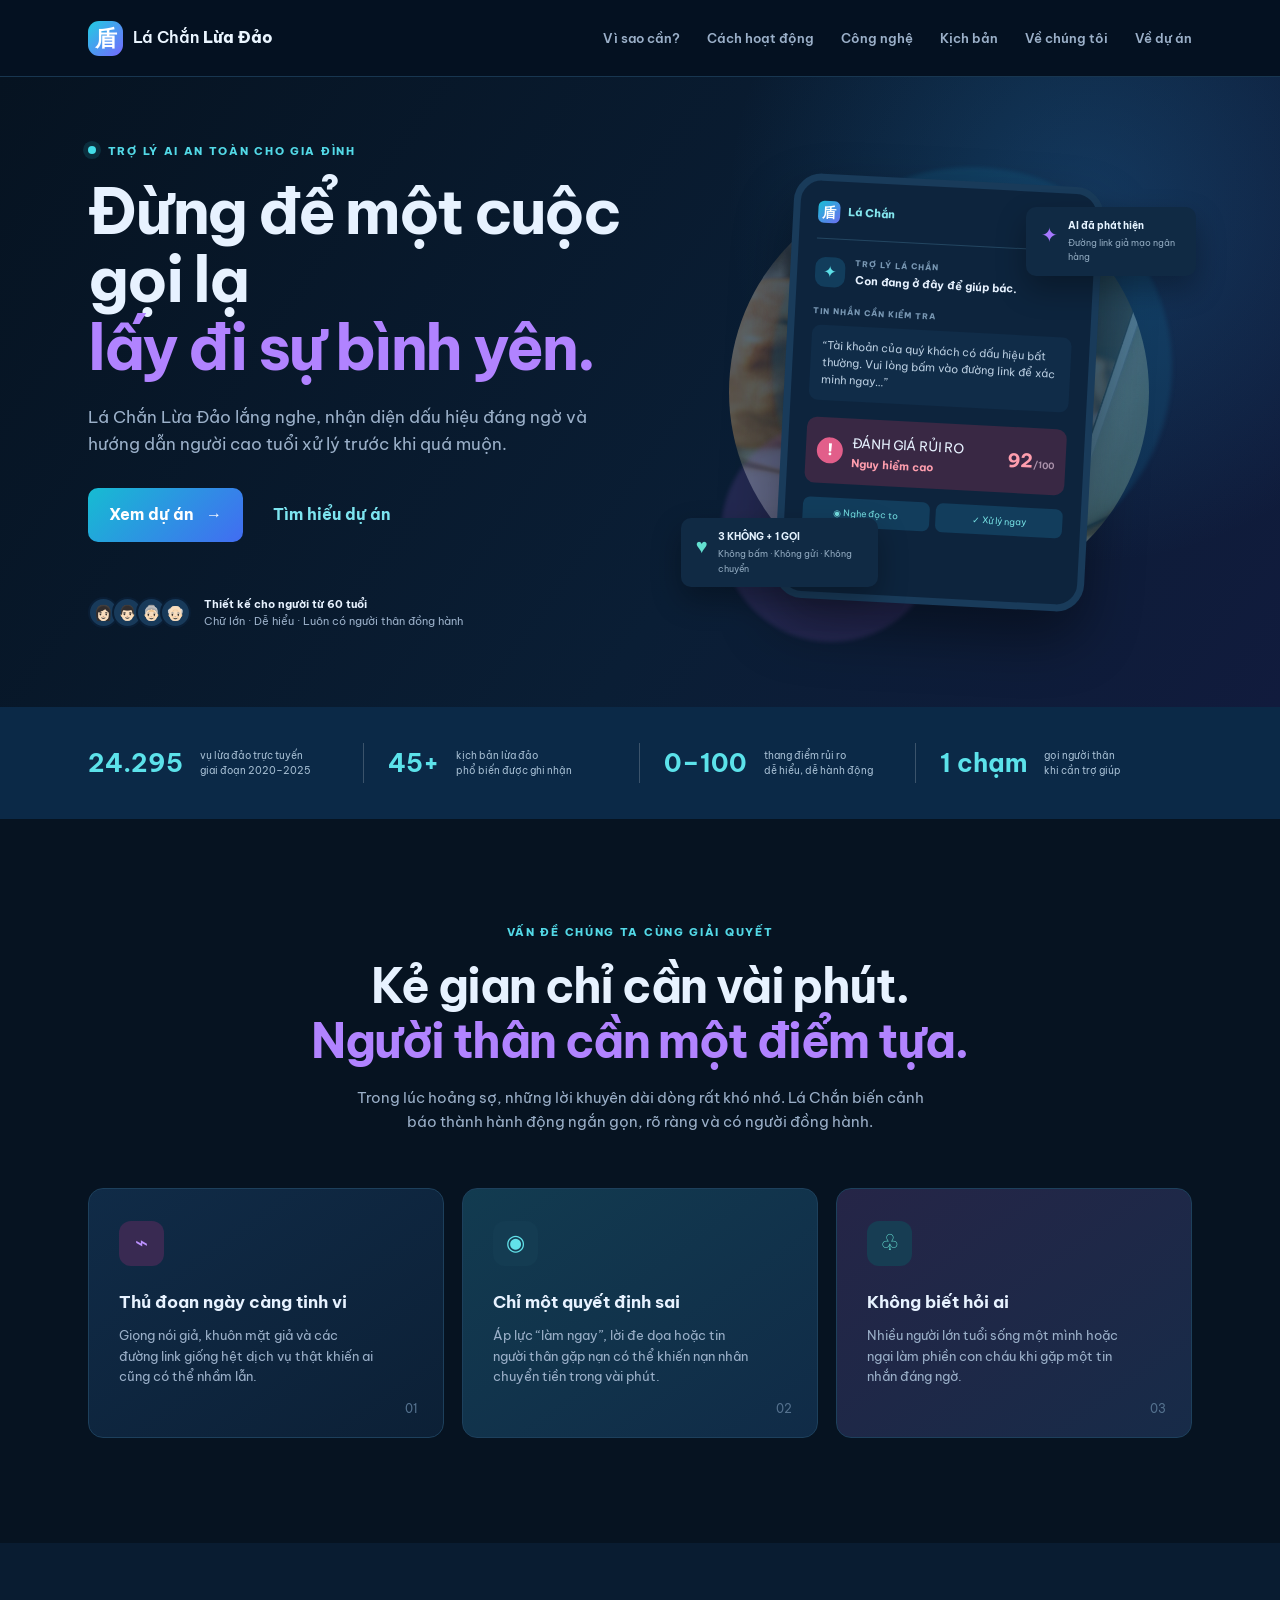
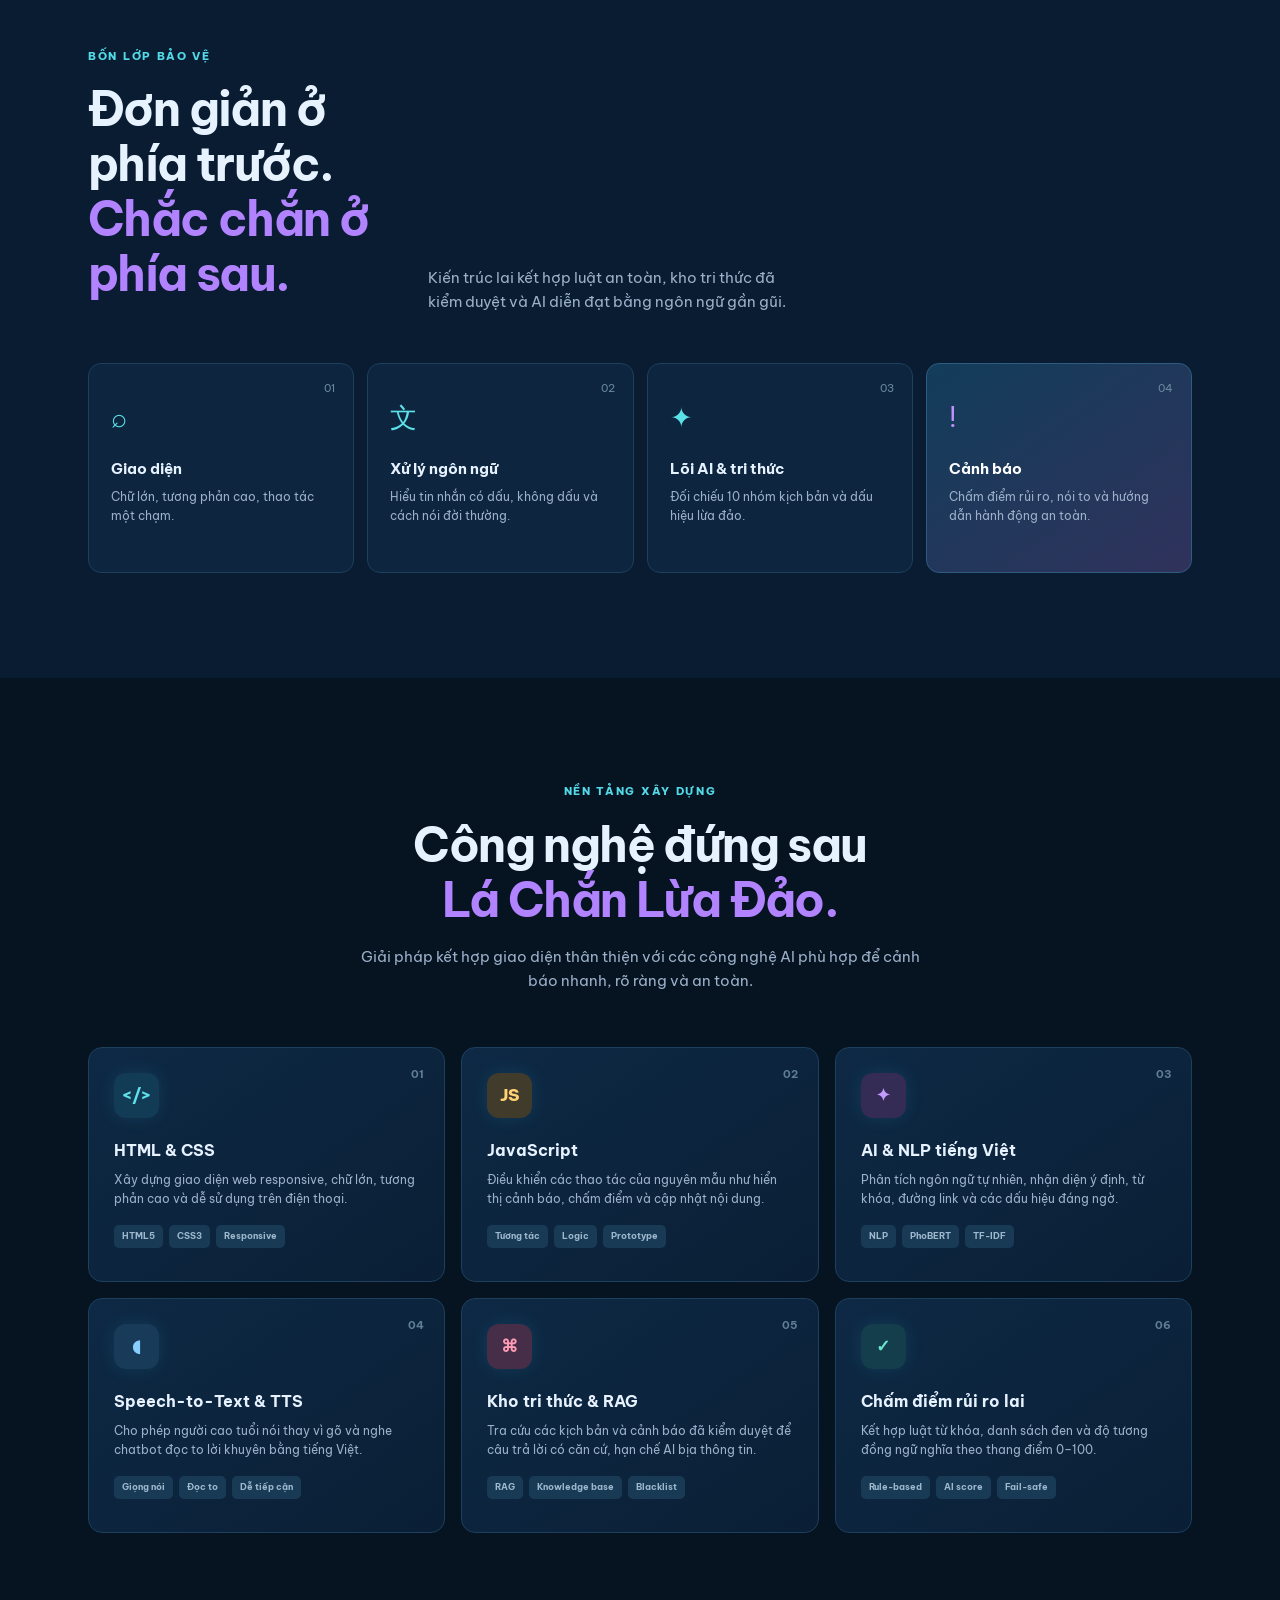
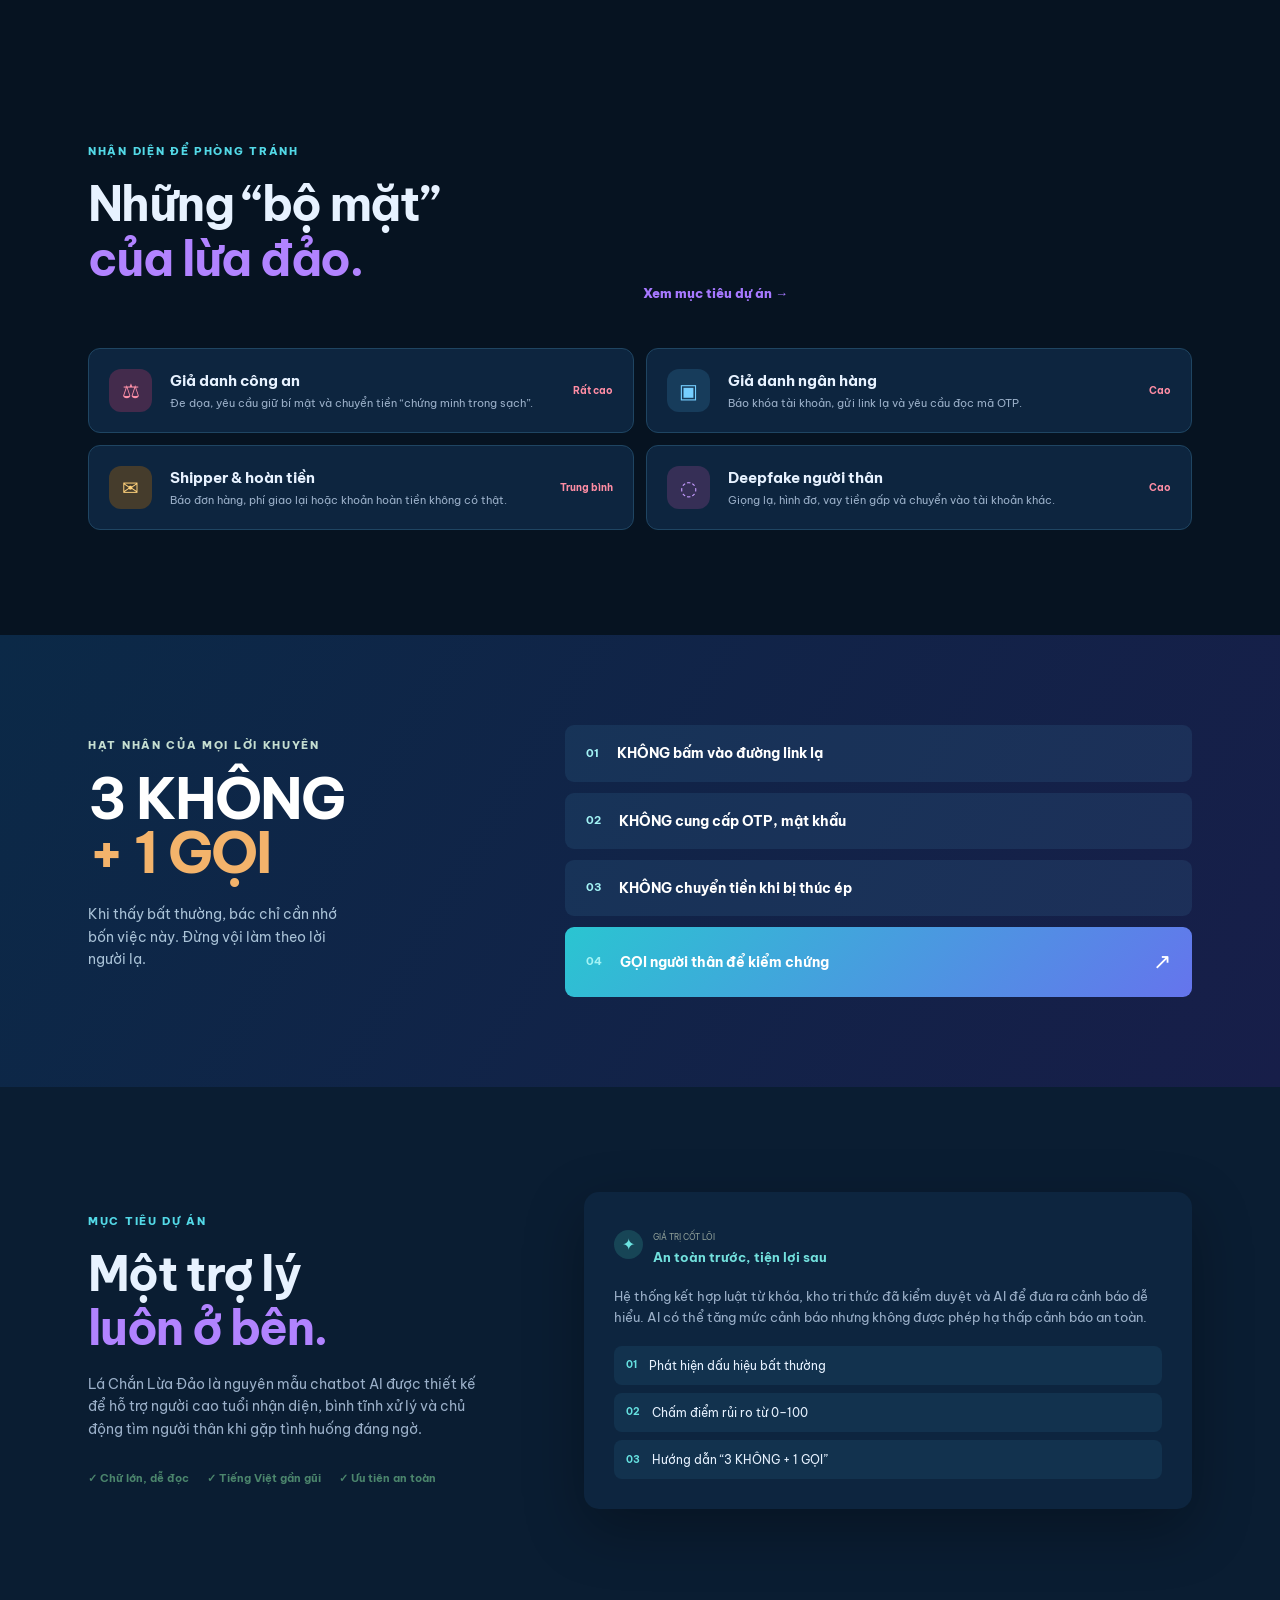
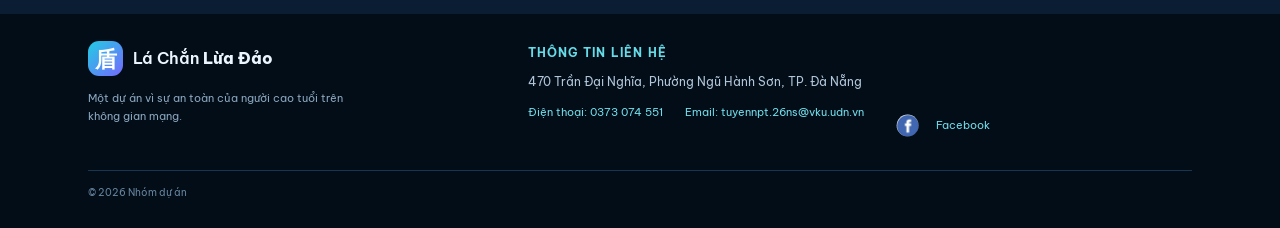
<file: index.html>
<!doctype html>
<html lang="vi">
<head>
  <meta charset="utf-8">
  <meta name="viewport" content="width=device-width, initial-scale=1">
  <meta name="description" content="Lá Chắn Lừa Đảo - Chatbot AI đồng hành bảo vệ người cao tuổi trước lừa đảo trực tuyến.">
  <title>Lá Chắn Lừa Đảo | Bảo vệ người cao tuổi</title>
  <link rel="preconnect" href="https://fonts.googleapis.com">
  <link rel="preconnect" href="https://fonts.gstatic.com" crossorigin>
  <link href="https://fonts.googleapis.com/css2?family=Be+Vietnam+Pro:wght@400;500;600;700;800&display=swap" rel="stylesheet">
  <link rel="stylesheet" href="styles.css">
</head>
<body>
  <header class="site-header">
    <div class="container nav-wrap">
      <a class="brand" href="#top" aria-label="Lá Chắn Lừa Đảo - Trang chủ">
        <span class="brand-mark">盾</span>
        <span>Lá Chắn <b>Lừa Đảo</b></span>
      </a>
      <nav class="main-nav" aria-label="Điều hướng chính">
        <a href="#why">Vì sao cần?</a>
        <a href="#how">Cách hoạt động</a>
        <a href="#technology">Công nghệ</a>
        <a href="#scenarios">Kịch bản</a>
        <a href="about.html">Về chúng tôi</a>
        <a href="#project">Về dự án</a>
      </nav>
    </div>
  </header>

  <main id="top">
    <section class="hero">
      <div class="container hero-grid">
        <div class="hero-copy">
          <div class="eyebrow"><span class="pulse-dot"></span> Trợ lý AI an toàn cho gia đình</div>
          <h1>Đừng để một cuộc gọi lạ<br><em>lấy đi sự bình yên.</em></h1>
          <p class="hero-lead">Lá Chắn Lừa Đảo lắng nghe, nhận diện dấu hiệu đáng ngờ và hướng dẫn người cao tuổi xử lý trước khi quá muộn.</p>
          <div class="hero-actions">
            <a class="button button-primary" href="#project">Xem dự án <span>→</span></a>
            <a class="button button-quiet" href="#how">Tìm hiểu dự án</a>
          </div>
          <div class="trust-row">
            <div class="trust-avatars" aria-hidden="true"><span>👩🏻</span><span>👨🏻</span><span>👵🏻</span><span>👴🏻</span></div>
            <p><strong>Thiết kế cho người từ 60 tuổi</strong><br>Chữ lớn · Dễ hiểu · Luôn có người thân đồng hành</p>
          </div>
        </div>
        <div class="hero-visual">
          <div class="orb orb-one"></div><div class="orb orb-two"></div>
          <div class="phone-card">
            <div class="phone-top"><span class="tiny-logo">盾</span><span>Lá Chắn</span><span class="phone-battery">●●●</span></div>
            <div class="assistant-bubble">
              <span class="bot-icon">✦</span>
              <div><small>TRỢ LÝ LÁ CHẮN</small><strong>Con đang ở đây để giúp bác.</strong></div>
            </div>
            <div class="message-label">TIN NHẮN CẦN KIỂM TRA</div>
            <div class="message-box">“Tài khoản của quý khách có dấu hiệu bất thường. Vui lòng bấm vào đường link để xác minh ngay…”</div>
            <div class="risk-result"><span class="risk-icon">!</span><div><small>ĐÁNH GIÁ RỦI RO</small><strong>Nguy hiểm cao</strong></div><b>92<span>/100</span></b></div>
            <div class="phone-actions"><button>◉ Nghe đọc to</button><button>✓ Xử lý ngay</button></div>
          </div>
          <div class="floating-note note-top"><span>✦</span><b>AI đã phát hiện</b><small>Đường link giả mạo ngân hàng</small></div>
          <div class="floating-note note-bottom"><span>♥</span><b>3 KHÔNG + 1 GỌI</b><small>Không bấm · Không gửi · Không chuyển</small></div>
        </div>
      </div>
    </section>

    <section class="stats-strip">
      <div class="container stats-grid">
        <div><strong>24.295</strong><span>vụ lừa đảo trực tuyến<br>giai đoạn 2020–2025</span></div>
        <div><strong>45+</strong><span>kịch bản lừa đảo<br>phổ biến được ghi nhận</span></div>
        <div><strong>0–100</strong><span>thang điểm rủi ro<br>dễ hiểu, dễ hành động</span></div>
        <div><strong>1 chạm</strong><span>gọi người thân<br>khi cần trợ giúp</span></div>
      </div>
    </section>

    <section class="section" id="why">
      <div class="container">
        <div class="section-heading centered">
          <span class="eyebrow">Vấn đề chúng ta cùng giải quyết</span>
          <h2>Kẻ gian chỉ cần vài phút.<br><em>Người thân cần một điểm tựa.</em></h2>
          <p>Trong lúc hoảng sợ, những lời khuyên dài dòng rất khó nhớ. Lá Chắn biến cảnh báo thành hành động ngắn gọn, rõ ràng và có người đồng hành.</p>
        </div>
        <div class="problem-grid">
          <article class="problem-card"><div class="card-icon coral">⌁</div><h3>Thủ đoạn ngày càng tinh vi</h3><p>Giọng nói giả, khuôn mặt giả và các đường link giống hệt dịch vụ thật khiến ai cũng có thể nhầm lẫn.</p><span class="card-number">01</span></article>
          <article class="problem-card featured"><div class="card-icon cream">◉</div><h3>Chỉ một quyết định sai</h3><p>Áp lực “làm ngay”, lời đe dọa hoặc tin người thân gặp nạn có thể khiến nạn nhân chuyển tiền trong vài phút.</p><span class="card-number">02</span></article>
          <article class="problem-card"><div class="card-icon mint">♧</div><h3>Không biết hỏi ai</h3><p>Nhiều người lớn tuổi sống một mình hoặc ngại làm phiền con cháu khi gặp một tin nhắn đáng ngờ.</p><span class="card-number">03</span></article>
        </div>
      </div>
    </section>

    <section class="section section-tint" id="how">
      <div class="container">
        <div class="section-heading split-heading"><div><span class="eyebrow">Bốn lớp bảo vệ</span><h2>Đơn giản ở phía trước.<br><em>Chắc chắn ở phía sau.</em></h2></div><p>Kiến trúc lai kết hợp luật an toàn, kho tri thức đã kiểm duyệt và AI diễn đạt bằng ngôn ngữ gần gũi.</p></div>
        <div class="layers">
          <div class="layer"><span>01</span><div class="layer-symbol">⌕</div><h3>Giao diện</h3><p>Chữ lớn, tương phản cao, thao tác một chạm.</p></div>
          <div class="layer"><span>02</span><div class="layer-symbol">文</div><h3>Xử lý ngôn ngữ</h3><p>Hiểu tin nhắn có dấu, không dấu và cách nói đời thường.</p></div>
          <div class="layer"><span>03</span><div class="layer-symbol">✦</div><h3>Lõi AI & tri thức</h3><p>Đối chiếu 10 nhóm kịch bản và dấu hiệu lừa đảo.</p></div>
          <div class="layer highlight"><span>04</span><div class="layer-symbol">!</div><h3>Cảnh báo</h3><p>Chấm điểm rủi ro, nói to và hướng dẫn hành động an toàn.</p></div>
        </div>
      </div>
    </section>

    <section class="section technology-section" id="technology">
      <div class="container">
        <div class="section-heading centered">
          <span class="eyebrow">Nền tảng xây dựng</span>
          <h2>Công nghệ đứng sau<br><em>Lá Chắn Lừa Đảo.</em></h2>
          <p>Giải pháp kết hợp giao diện thân thiện với các công nghệ AI phù hợp để cảnh báo nhanh, rõ ràng và an toàn.</p>
        </div>
        <div class="technology-grid">
          <article class="technology-card">
            <span class="technology-number">01</span>
            <div class="technology-icon html-icon">&lt;/&gt;</div>
            <h3>HTML & CSS</h3>
            <p>Xây dựng giao diện web responsive, chữ lớn, tương phản cao và dễ sử dụng trên điện thoại.</p>
            <div class="technology-tags"><span>HTML5</span><span>CSS3</span><span>Responsive</span></div>
          </article>
          <article class="technology-card">
            <span class="technology-number">02</span>
            <div class="technology-icon js-icon">JS</div>
            <h3>JavaScript</h3>
            <p>Điều khiển các thao tác của nguyên mẫu như hiển thị cảnh báo, chấm điểm và cập nhật nội dung.</p>
            <div class="technology-tags"><span>Tương tác</span><span>Logic</span><span>Prototype</span></div>
          </article>
          <article class="technology-card">
            <span class="technology-number">03</span>
            <div class="technology-icon ai-icon">✦</div>
            <h3>AI & NLP tiếng Việt</h3>
            <p>Phân tích ngôn ngữ tự nhiên, nhận diện ý định, từ khóa, đường link và các dấu hiệu đáng ngờ.</p>
            <div class="technology-tags"><span>NLP</span><span>PhoBERT</span><span>TF-IDF</span></div>
          </article>
          <article class="technology-card">
            <span class="technology-number">04</span>
            <div class="technology-icon voice-icon">◖</div>
            <h3>Speech-to-Text & TTS</h3>
            <p>Cho phép người cao tuổi nói thay vì gõ và nghe chatbot đọc to lời khuyên bằng tiếng Việt.</p>
            <div class="technology-tags"><span>Giọng nói</span><span>Đọc to</span><span>Dễ tiếp cận</span></div>
          </article>
          <article class="technology-card">
            <span class="technology-number">05</span>
            <div class="technology-icon data-icon">⌘</div>
            <h3>Kho tri thức & RAG</h3>
            <p>Tra cứu các kịch bản và cảnh báo đã kiểm duyệt để câu trả lời có căn cứ, hạn chế AI bịa thông tin.</p>
            <div class="technology-tags"><span>RAG</span><span>Knowledge base</span><span>Blacklist</span></div>
          </article>
          <article class="technology-card">
            <span class="technology-number">06</span>
            <div class="technology-icon safe-icon">✓</div>
            <h3>Chấm điểm rủi ro lai</h3>
            <p>Kết hợp luật từ khóa, danh sách đen và độ tương đồng ngữ nghĩa theo thang điểm 0–100.</p>
            <div class="technology-tags"><span>Rule-based</span><span>AI score</span><span>Fail-safe</span></div>
          </article>
        </div>
      </div>
    </section>

    <section class="section" id="scenarios">
      <div class="container">
        <div class="section-heading split-heading"><div><span class="eyebrow">Nhận diện để phòng tránh</span><h2>Những “bộ mặt”<br><em>của lừa đảo.</em></h2></div><a class="text-link" href="#project">Xem mục tiêu dự án →</a></div>
        <div class="scenario-grid">
          <article><span class="scenario-icon red">⚖</span><div><h3>Giả danh công an</h3><p>Đe dọa, yêu cầu giữ bí mật và chuyển tiền “chứng minh trong sạch”.</p></div><b>Rất cao</b></article>
          <article><span class="scenario-icon blue">▣</span><div><h3>Giả danh ngân hàng</h3><p>Báo khóa tài khoản, gửi link lạ và yêu cầu đọc mã OTP.</p></div><b>Cao</b></article>
          <article><span class="scenario-icon orange">✉</span><div><h3>Shipper & hoàn tiền</h3><p>Báo đơn hàng, phí giao lại hoặc khoản hoàn tiền không có thật.</p></div><b>Trung bình</b></article>
          <article><span class="scenario-icon purple">◌</span><div><h3>Deepfake người thân</h3><p>Giọng lạ, hình đơ, vay tiền gấp và chuyển vào tài khoản khác.</p></div><b>Cao</b></article>
        </div>
      </div>
    </section>

    <section class="rule-section">
      <div class="container rule-grid">
        <div><span class="eyebrow light">Hạt nhân của mọi lời khuyên</span><h2>3 KHÔNG<br><em>+ 1 GỌI</em></h2><p>Khi thấy bất thường, bác chỉ cần nhớ bốn việc này. Đừng vội làm theo lời người lạ.</p></div>
        <div class="rule-list"><div><b>01</b><strong>KHÔNG bấm vào đường link lạ</strong></div><div><b>02</b><strong>KHÔNG cung cấp OTP, mật khẩu</strong></div><div><b>03</b><strong>KHÔNG chuyển tiền khi bị thúc ép</strong></div><div class="call-rule"><b>04</b><strong>GỌI người thân để kiểm chứng</strong><span>↗</span></div></div>
      </div>
    </section>

    <section class="section demo-section" id="project">
      <div class="container demo-grid">
        <div class="demo-intro"><span class="eyebrow">Mục tiêu dự án</span><h2>Một trợ lý<br><em>luôn ở bên.</em></h2><p>Lá Chắn Lừa Đảo là nguyên mẫu chatbot AI được thiết kế để hỗ trợ người cao tuổi nhận diện, bình tĩnh xử lý và chủ động tìm người thân khi gặp tình huống đáng ngờ.</p><div class="demo-points"><span>✓ Chữ lớn, dễ đọc</span><span>✓ Tiếng Việt gần gũi</span><span>✓ Ưu tiên an toàn</span></div></div>
        <div class="checker-card project-summary">
          <div class="result-head"><span class="result-badge">✦</span><div><small>GIÁ TRỊ CỐT LÕI</small><strong>An toàn trước, tiện lợi sau</strong></div></div>
          <p>Hệ thống kết hợp luật từ khóa, kho tri thức đã kiểm duyệt và AI để đưa ra cảnh báo dễ hiểu. AI có thể tăng mức cảnh báo nhưng không được phép hạ thấp cảnh báo an toàn.</p>
          <div class="summary-list"><div><b>01</b><span>Phát hiện dấu hiệu bất thường</span></div><div><b>02</b><span>Chấm điểm rủi ro từ 0–100</span></div><div><b>03</b><span>Hướng dẫn “3 KHÔNG + 1 GỌI”</span></div></div>
        </div>
      </div>
    </section>
  </main>

  <footer class="site-footer">
    <div class="container footer-wrap">
      <div class="footer-about">
        <a class="brand" href="#top"><span class="brand-mark">盾</span><span>Lá Chắn <b>Lừa Đảo</b></span></a>
        <p>Một dự án vì sự an toàn của người cao tuổi trên không gian mạng.</p>
      </div>
      <div class="footer-contact">
        <h2>Thông tin liên hệ</h2>
        <address>470 Trần Đại Nghĩa, Phường Ngũ Hành Sơn, TP. Đà Nẵng</address>
        <div class="footer-contact-links">
          <a href="tel:0373074551">Điện thoại: 0373 074 551</a>
          <a href="mailto:tuyennpt.26ns@vku.udn.vn">Email: tuyennpt.26ns@vku.udn.vn</a>
          <a class="facebook-link" href="https://www.facebook.com/share/198cAa79PQ/?mibextid=wwXIfr" target="_blank" rel="noopener noreferrer"><img src="assets/images.jpg" alt="">Facebook</a>
        </div>
      </div>
      <span class="footer-copyright">© 2026 Nhóm dự án</span>
    </div>
  </footer>
</body>
</html>
</file>
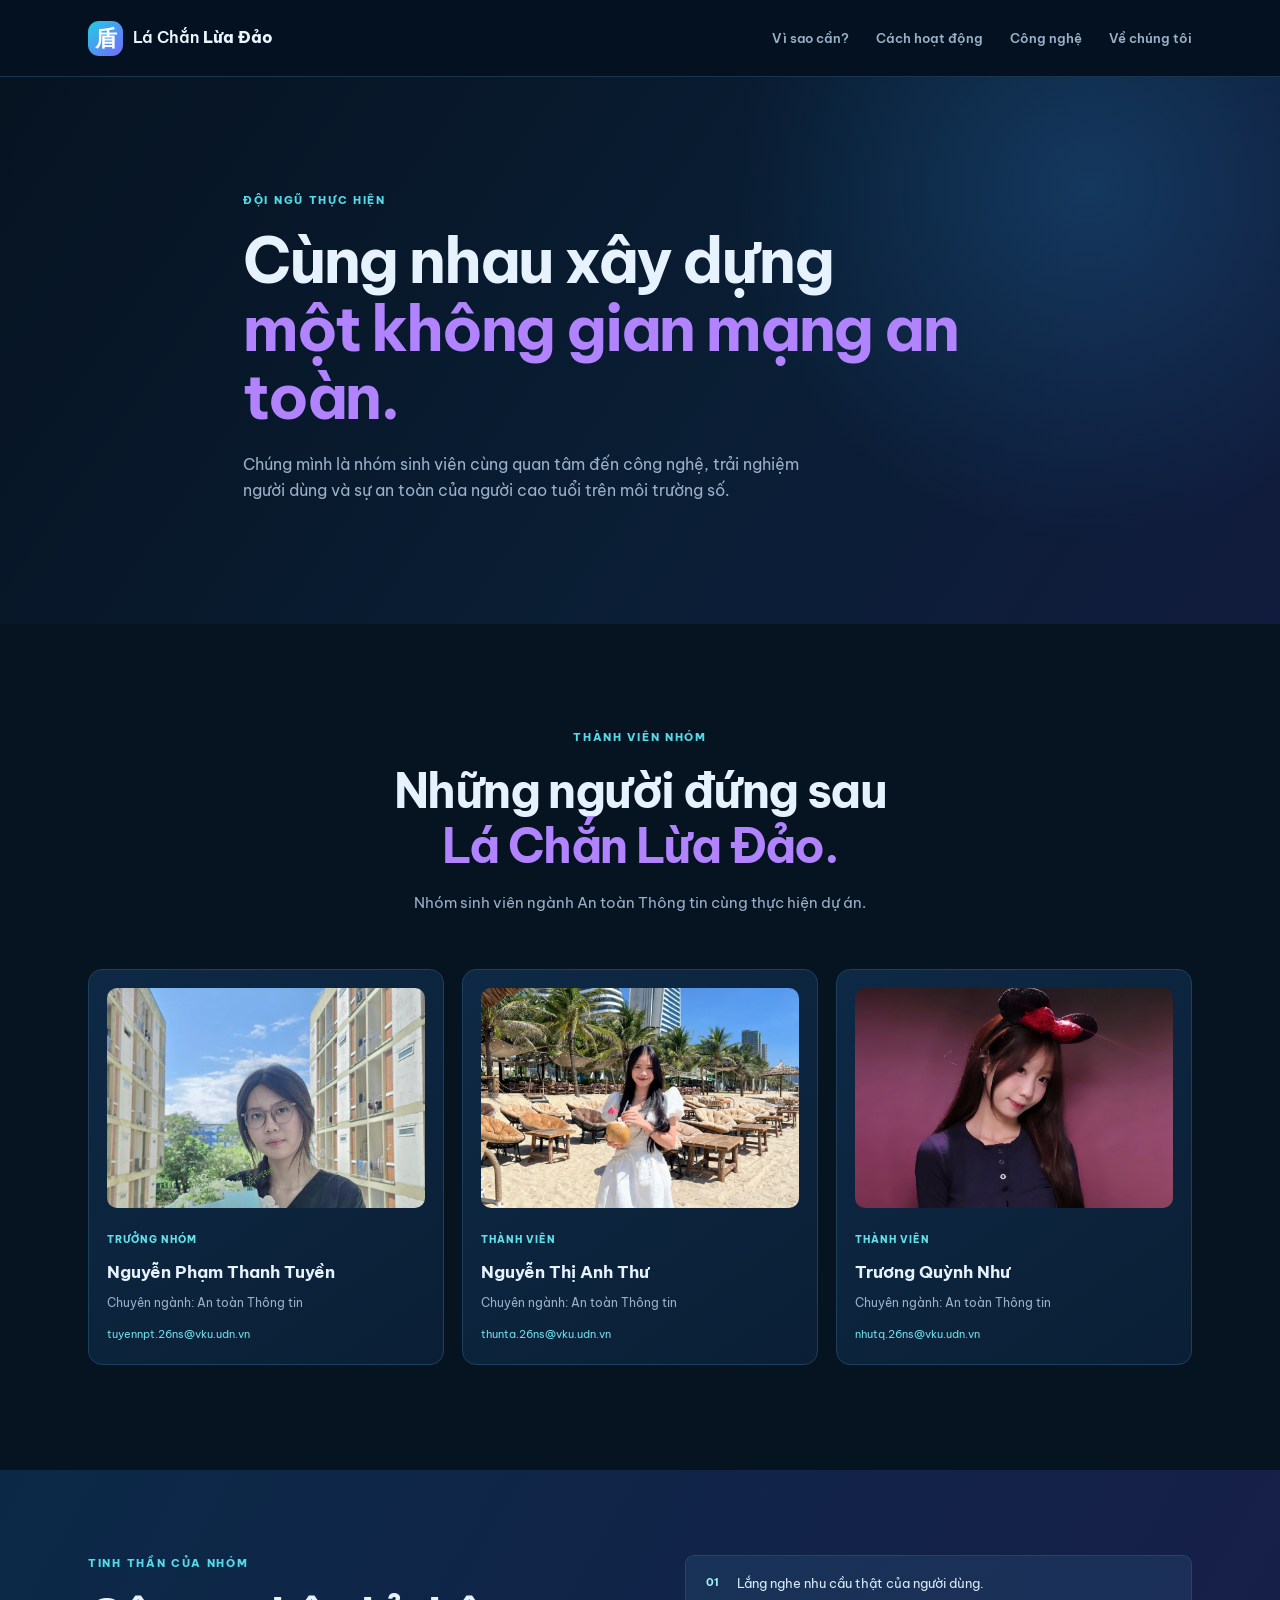
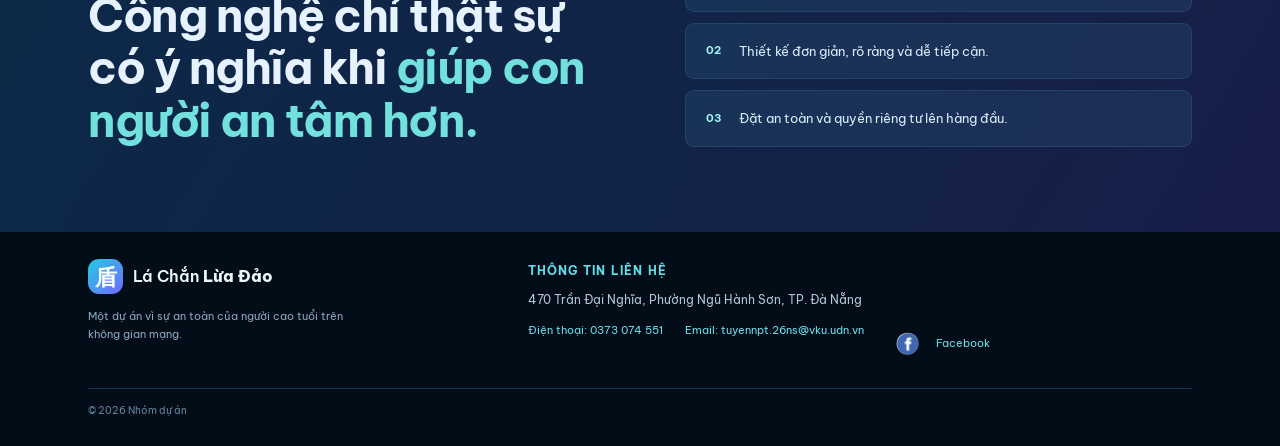
<file: about.html>
<!doctype html>
<html lang="vi">
<head>
  <meta charset="utf-8">
  <meta name="viewport" content="width=device-width, initial-scale=1">
  <meta name="description" content="Giới thiệu nhóm thực hiện dự án Lá Chắn Lừa Đảo.">
  <title>Về chúng tôi | Lá Chắn Lừa Đảo</title>
  <link rel="preconnect" href="https://fonts.googleapis.com">
  <link rel="preconnect" href="https://fonts.gstatic.com" crossorigin>
  <link href="https://fonts.googleapis.com/css2?family=Be+Vietnam+Pro:wght@400;500;600;700;800&display=swap" rel="stylesheet">
  <link rel="stylesheet" href="styles.css">
</head>
<body>
  <header class="site-header">
    <div class="container nav-wrap">
      <a class="brand" href="index.html" aria-label="Lá Chắn Lừa Đảo - Trang chủ">
        <span class="brand-mark">盾</span>
        <span>Lá Chắn <b>Lừa Đảo</b></span>
      </a>
      <nav class="main-nav" aria-label="Điều hướng chính">
        <a href="index.html#why">Vì sao cần?</a>
        <a href="index.html#how">Cách hoạt động</a>
        <a href="index.html#technology">Công nghệ</a>
        <a href="about.html" aria-current="page">Về chúng tôi</a>
      </nav>
    </div>
  </header>

  <main>
    <section class="about-hero">
      <div class="container about-hero-content">
        <span class="eyebrow">Đội ngũ thực hiện</span>
        <h1>Cùng nhau xây dựng<br><em>một không gian mạng an toàn.</em></h1>
        <p>Chúng mình là nhóm sinh viên cùng quan tâm đến công nghệ, trải nghiệm người dùng và sự an toàn của người cao tuổi trên môi trường số.</p>
      </div>
    </section>

    <section class="section team-section">
      <div class="container">
        <div class="section-heading centered">
          <span class="eyebrow">Thành viên nhóm</span>
          <h2>Những người đứng sau<br><em>Lá Chắn Lừa Đảo.</em></h2>
          <p>Nhóm sinh viên ngành An toàn Thông tin cùng thực hiện dự án.</p>
        </div>
        <div class="team-grid">
          <article class="member-card">
            <img class="member-photo" src="assets/Nguyễn Phạm Thanh Tuyền.jpg" alt="Nguyễn Phạm Thanh Tuyền">
            <span class="member-role">Trưởng nhóm</span>
            <h3>Nguyễn Phạm Thanh Tuyền</h3>
            <p>Chuyên ngành: An toàn Thông tin</p>
            <a class="member-email" href="mailto:tuyennpt.26ns@vku.udn.vn">tuyennpt.26ns@vku.udn.vn</a>
          </article>
          <article class="member-card">
            <img class="member-photo" src="assets/Nguyễn thị anh thư.jpg" alt="Nguyễn Thị Anh Thư">
            <span class="member-role">Thành viên</span>
            <h3>Nguyễn Thị Anh Thư</h3>
            <p>Chuyên ngành: An toàn Thông tin</p>
            <a class="member-email" href="mailto:thunta.26ns@vku.udn.vn">thunta.26ns@vku.udn.vn</a>
          </article>
          <article class="member-card">
            <img class="member-photo" src="assets/Trương quỳnh như.jpg" alt="Trương Quỳnh Như">
            <span class="member-role">Thành viên</span>
            <h3>Trương Quỳnh Như</h3>
            <p>Chuyên ngành: An toàn Thông tin</p>
            <a class="member-email" href="mailto:nhutq.26ns@vku.udn.vn">nhutq.26ns@vku.udn.vn</a>
          </article>
        </div>
      </div>
    </section>

    <section class="about-values">
      <div class="container values-grid">
        <div>
          <span class="eyebrow">Tinh thần của nhóm</span>
          <h2>Công nghệ chỉ thật sự có ý nghĩa khi <em>giúp con người an tâm hơn.</em></h2>
        </div>
        <div class="values-list">
          <div><b>01</b><span>Lắng nghe nhu cầu thật của người dùng.</span></div>
          <div><b>02</b><span>Thiết kế đơn giản, rõ ràng và dễ tiếp cận.</span></div>
          <div><b>03</b><span>Đặt an toàn và quyền riêng tư lên hàng đầu.</span></div>
        </div>
      </div>
    </section>
  </main>

  <footer class="site-footer">
    <div class="container footer-wrap">
      <div class="footer-about">
        <a class="brand" href="index.html"><span class="brand-mark">盾</span><span>Lá Chắn <b>Lừa Đảo</b></span></a>
        <p>Một dự án vì sự an toàn của người cao tuổi trên không gian mạng.</p>
      </div>
      <div class="footer-contact">
        <h2>Thông tin liên hệ</h2>
        <address>470 Trần Đại Nghĩa, Phường Ngũ Hành Sơn, TP. Đà Nẵng</address>
        <div class="footer-contact-links">
          <a href="tel:0373074551">Điện thoại: 0373 074 551</a>
          <a href="mailto:tuyennpt.26ns@vku.udn.vn">Email: tuyennpt.26ns@vku.udn.vn</a>
          <a class="facebook-link" href="https://www.facebook.com/share/198cAa79PQ/?mibextid=wwXIfr" target="_blank" rel="noopener noreferrer"><img src="assets/images.jpg" alt="">Facebook</a>
        </div>
      </div>
      <span class="footer-copyright">© 2026 Nhóm dự án</span>
    </div>
  </footer>
</body>
</html>
</file>
<file: styles.css>
:root{--ink:#172b2b;--muted:#667776;--green:#164b46;--mint:#dceee8;--cream:#fff8e9;--orange:#f5a146;--coral:#df6c55;--line:#dce5e1;--shadow:0 20px 60px rgba(30,66,61,.12)}
*{box-sizing:border-box}html{scroll-behavior:smooth}body{margin:0;color:var(--ink);font-family:'Be Vietnam Pro',Arial,sans-serif;background:#fffdf9;font-size:16px;line-height:1.6}a{text-decoration:none;color:inherit}.container{max-width:1160px;margin:auto;padding:0 28px}.site-header{position:sticky;top:0;z-index:10;background:rgba(255,253,249,.9);backdrop-filter:blur(16px);border-bottom:1px solid rgba(220,229,225,.7)}.nav-wrap{height:76px;display:flex;align-items:center;gap:35px}.brand{display:flex;align-items:center;gap:10px;font-size:16px;font-weight:600;white-space:nowrap}.brand b{font-weight:800}.brand-mark{background:var(--green);color:#e8f7ed;border-radius:11px;width:35px;height:35px;display:grid;place-items:center;font-size:22px;line-height:1}.main-nav{display:flex;gap:27px;margin-left:auto;color:#6b7b78;font-size:13px;font-weight:600}.main-nav a:hover,.text-link:hover{color:var(--green)}.button{border:0;cursor:pointer;font:inherit;font-weight:700;display:inline-flex;align-items:center;justify-content:center;gap:12px;border-radius:10px;padding:14px 21px;transition:.2s}.button:hover{transform:translateY(-2px)}.button-primary{background:var(--green);color:#fff}.button-primary:hover{background:#0d3d39}.button-quiet{color:var(--green);background:transparent}.button-small{padding:10px 15px;font-size:12px}.button-sos{background:#e8785e;color:#fff}.button-sos:hover{background:#ce5e47}.hero{background:linear-gradient(108deg,#f7fbf6 0%,#f8f6ed 100%);overflow:hidden}.hero-grid{min-height:630px;display:grid;grid-template-columns:1fr .9fr;gap:35px;align-items:center}.eyebrow{display:block;color:#9c7353;font-size:11px;letter-spacing:1.7px;font-weight:800;text-transform:uppercase;margin-bottom:16px}.eyebrow.light{color:#c5ded1}.pulse-dot{display:inline-block;width:8px;height:8px;border-radius:50%;background:#56aa83;margin:0 7px 1px 0;box-shadow:0 0 0 5px #dceee2}.hero h1{font-size:clamp(39px,5vw,62px);line-height:1.1;letter-spacing:-2.2px;margin:0 0 22px;max-width:650px}.hero h1 em,h2 em{font-style:normal;color:var(--coral)}.hero-lead{font-size:17px;color:var(--muted);max-width:510px;margin-bottom:30px}.hero-actions{display:flex;align-items:center;gap:9px}.trust-row{display:flex;align-items:center;gap:13px;margin-top:43px}.trust-avatars{display:flex}.trust-avatars span{width:31px;height:31px;border-radius:50%;border:2px solid #fff;background:#f0d7bc;display:grid;place-items:center;margin-left:-7px;font-size:15px}.trust-avatars span:first-child{margin-left:0}.trust-row p{font-size:11px;color:#7a8885;line-height:1.55}.trust-row strong{color:var(--ink)}.hero-visual{height:580px;position:relative;display:grid;place-items:center}.hero-visual:before{content:"";position:absolute;width:420px;height:420px;border-radius:50%;background:linear-gradient(145deg,rgba(22,75,70,.06),rgba(22,75,70,.18)),url("assets/cyber-security.jpg") center/cover;opacity:.38;mix-blend-mode:multiply}.orb{position:absolute;border-radius:50%;filter:blur(2px)}.orb-one{width:400px;height:400px;background:#d9ebe1;right:20px;top:65px}.orb-two{width:220px;height:220px;background:#f5dfbd;left:35px;bottom:40px}.phone-card{position:relative;z-index:2;background:#fff;border:7px solid #edf3ee;border-radius:28px;width:310px;min-height:425px;padding:20px 18px;box-shadow:0 28px 55px rgba(28,66,60,.2);transform:rotate(3deg)}.phone-top{display:flex;align-items:center;gap:8px;font-size:11px;font-weight:800;color:var(--green);border-bottom:1px solid #edf1ed;padding-bottom:15px}.tiny-logo{background:var(--green);border-radius:6px;color:white;width:22px;height:22px;display:grid;place-items:center;font-size:14px}.phone-battery{margin-left:auto;color:#5ea485;letter-spacing:-2px}.assistant-bubble{display:flex;gap:10px;align-items:center;padding:17px 0}.bot-icon{width:30px;height:30px;border-radius:10px;background:#e6f4eb;color:#4f9d79;display:grid;place-items:center}.assistant-bubble small,.result small,.message-label{display:block;color:#9aa8a3;font-size:8px;letter-spacing:1px;font-weight:800}.assistant-bubble strong{display:block;font-size:11px;margin-top:2px}.message-label{margin-bottom:7px}.message-box{font-size:11px;line-height:1.55;color:#5b6b68;background:#f6f7f3;border-radius:9px;padding:12px}.risk-result{display:flex;align-items:center;gap:9px;margin-top:17px;background:#fff0ed;border-radius:10px;padding:11px}.risk-icon{display:grid;place-items:center;background:var(--coral);color:white;border-radius:50%;width:26px;height:26px;font-weight:800}.risk-result strong{display:block;font-size:11px;color:#c65343}.risk-result>b{margin-left:auto;color:var(--coral);font-size:19px}.risk-result>b span{font-size:9px;color:#a89c98}.phone-actions{display:flex;gap:6px;margin-top:14px}.phone-actions button{border:0;border-radius:7px;background:#edf8f0;color:#438363;font-size:9px;padding:9px 5px;flex:1;font-family:inherit}.floating-note{position:absolute;z-index:3;background:white;border-radius:10px;padding:11px 15px;box-shadow:0 13px 30px rgba(47,83,75,.15);font-size:10px;min-width:170px}.floating-note span{float:left;font-size:20px;margin:1px 10px 0 0;color:var(--coral)}.floating-note b,.floating-note small{display:block}.floating-note small{color:#82908c;font-size:9px;margin-top:2px}.note-top{top:105px;right:-4px}.note-bottom{bottom:95px;left:-5px}.note-bottom span{color:#5da07c}.stats-strip{background:var(--green);color:white}.stats-grid{min-height:112px;display:grid;grid-template-columns:repeat(4,1fr);align-items:center}.stats-grid>div{display:flex;align-items:center;gap:17px;padding:0 24px;border-right:1px solid rgba(255,255,255,.2)}.stats-grid>div:first-child{padding-left:0}.stats-grid>div:last-child{border:0}.stats-grid strong{font-size:25px;white-space:nowrap;color:#f0bc7c}.stats-grid span{font-size:10px;line-height:1.5;color:#c6d9d1}.section{padding:105px 0}.section-tint{background:#f2f7f3}.section-heading{max-width:700px}.section-heading.centered{text-align:center;margin:0 auto 54px}.section-heading h2{font-size:clamp(31px,4vw,47px);line-height:1.17;letter-spacing:-1.6px;margin:0 0 18px}.section-heading p{color:var(--muted);font-size:15px;max-width:580px}.centered p{margin:0 auto}.problem-grid{display:grid;grid-template-columns:repeat(3,1fr);gap:18px}.problem-card{position:relative;padding:32px 30px 35px;background:#f5eee2;border-radius:15px;min-height:250px;overflow:hidden}.problem-card.featured{background:#e3f1ea}.problem-card:nth-child(3){background:#f7e1d8}.card-icon{width:45px;height:45px;display:grid;place-items:center;border-radius:12px;font-size:22px;margin-bottom:23px}.card-icon.coral{background:#f5d1c7;color:#c65c49}.card-icon.cream{background:#fff8dd;color:#9f7738}.card-icon.mint{background:#c9e6d9;color:#397f68}.problem-card h3{margin:0 0 9px;font-size:17px}.problem-card p{color:#6e7c77;font-size:13px;margin:0;max-width:260px}.card-number{position:absolute;right:25px;bottom:18px;color:#b1b8ae;font-size:12px}.split-heading{display:flex;justify-content:space-between;align-items:end;gap:30px;margin-bottom:44px}.split-heading p{margin:0 0 5px;max-width:360px}.text-link{color:var(--coral);font-weight:800;font-size:13px;white-space:nowrap}.layers{display:grid;grid-template-columns:repeat(4,1fr);gap:13px}.layer{background:white;border:1px solid #e0e9e3;border-radius:13px;padding:22px;position:relative;min-height:210px}.layer>span{position:absolute;right:18px;top:16px;font-size:11px;color:#99aaa3}.layer-symbol{font-size:27px;color:#4a9b79;margin:10px 0 18px}.layer h3{font-size:15px;margin:0 0 7px}.layer p{color:var(--muted);font-size:12px;line-height:1.55;margin:0}.layer.highlight{background:var(--green);color:white;border-color:var(--green)}.layer.highlight .layer-symbol{color:#f3b36b}.layer.highlight p,.layer.highlight>span{color:#c3d8d0}.scenario-grid{display:grid;grid-template-columns:1fr 1fr;gap:12px}.scenario-grid article{display:grid;grid-template-columns:47px 1fr auto;align-items:center;gap:14px;background:#fff;border:1px solid var(--line);border-radius:12px;padding:20px}.scenario-icon{width:43px;height:43px;border-radius:12px;display:grid;place-items:center;font-size:20px}.scenario-icon.red{color:#c95f4c;background:#f9e3dd}.scenario-icon.blue{color:#527dba;background:#e5effa}.scenario-icon.orange{color:#c27d35;background:#fff0d6}.scenario-icon.purple{color:#8865a9;background:#eee7fa}.scenario-grid h3{font-size:15px;margin:0 0 3px}.scenario-grid p{font-size:11px;color:var(--muted);margin:0;line-height:1.45}.scenario-grid article>b{font-size:10px;color:#d46752;white-space:nowrap}.rule-section{background:var(--green);color:white;padding:90px 0}.rule-grid{display:grid;grid-template-columns:.75fr 1.25fr;gap:100px;align-items:center}.rule-grid h2{font-size:57px;line-height:.95;letter-spacing:-2px;margin:0 0 24px}.rule-grid h2 em{color:#f3b36b}.rule-grid p{color:#bfd4cc;font-size:14px;max-width:270px}.rule-list{display:grid;gap:11px}.rule-list>div{display:flex;align-items:center;gap:18px;background:rgba(255,255,255,.09);padding:17px 21px;border-radius:9px}.rule-list b{font-size:11px;color:#f3b36b}.rule-list strong{font-size:14px}.rule-list .call-rule{background:#f1b06b;color:#274f46}.call-rule b{color:#2c6257}.call-rule span{margin-left:auto;font-size:22px}.demo-section{background:#f8f2e7}.demo-grid{display:grid;grid-template-columns:.8fr 1.2fr;gap:90px;align-items:center}.demo-intro h2{font-size:47px;line-height:1.15;letter-spacing:-1.7px;margin:0 0 18px}.demo-intro p{color:var(--muted);font-size:14px}.demo-points{display:flex;gap:18px;margin-top:30px;color:#4b856c;font-size:11px;font-weight:700}.checker-card{background:white;border-radius:15px;padding:29px;box-shadow:var(--shadow)}.checker-card label{display:block;font-size:12px;font-weight:800;margin-bottom:9px}.checker-card textarea{font:13px/1.6 inherit;resize:vertical;min-height:120px;width:100%;border:1px solid #dfe7e2;border-radius:8px;padding:13px;color:var(--ink);outline:none}.checker-card textarea:focus{border-color:#75a992;box-shadow:0 0 0 3px #e4f2e9}.checker-actions{display:flex;gap:7px;margin:14px 0 18px}.checker-actions .button{font-size:12px;padding:11px 15px}.result{padding:18px;background:#f4f8f3;border-radius:10px}.result-head{display:flex;align-items:center;gap:10px}.result-badge{background:#dceee2;color:#47946c;width:29px;height:29px;border-radius:50%;display:grid;place-items:center}.result-head small{font-size:8px;color:#91a19a}.result-head strong{display:block;color:#468869;font-size:13px}.result-head>b{margin-left:auto;font-size:24px;color:#579b78}.result-head>b span{font-size:10px;color:#89a198}.result p{font-size:12px;color:#61716d;margin:13px 0 14px}.result .button{font-size:11px;padding:10px 14px}.site-footer{background:#102f2d;color:white;padding:27px 0}.footer-wrap{display:flex;align-items:center;gap:25px}.footer-wrap p{margin:0;color:#a9c2b9;font-size:11px;margin-left:auto}.footer-wrap>span{font-size:10px;color:#789790}
@media(max-width:850px){.main-nav{display:none}.nav-wrap{gap:15px}.nav-wrap .button{margin-left:auto}.hero-grid,.demo-grid,.rule-grid{grid-template-columns:1fr;gap:20px}.hero-grid{padding-top:55px}.hero-visual{height:530px}.demo-grid{gap:45px}.rule-grid{gap:35px}.stats-grid{grid-template-columns:1fr 1fr;gap:20px;padding:22px 28px}.stats-grid>div,.stats-grid>div:first-child{padding:0;border:0}.layers{grid-template-columns:1fr 1fr}.section{padding:75px 0}.rule-section{padding:70px 0}.demo-intro h2{font-size:40px}}
@media(max-width:560px){.container{padding:0 19px}.brand{font-size:13px}.brand-mark{width:31px;height:31px}.button-sos{font-size:10px;padding:9px}.hero h1{font-size:39px}.hero-lead{font-size:15px}.hero-actions{align-items:stretch;flex-direction:column}.hero-actions .button{width:100%}.hero-visual{transform:scale(.88);margin:-25px -20px}.stats-grid{grid-template-columns:1fr 1fr;padding:22px 19px}.stats-grid>div{gap:9px}.stats-grid strong{font-size:19px}.stats-grid span{font-size:9px}.problem-grid,.scenario-grid{grid-template-columns:1fr}.split-heading{display:block}.split-heading p{margin-top:15px}.layers{grid-template-columns:1fr}.rule-grid h2{font-size:49px}.demo-points{display:block}.demo-points span{display:block;margin:7px 0}.checker-card{padding:19px}.checker-actions{flex-direction:column}.checker-actions .button{width:100%}.footer-wrap{display:block}.footer-wrap p{margin:15px 0}.footer-wrap>span{display:block}}
.result.warning{background:#fff5e3}.result.warning .result-badge{background:#ffe0a7;color:#ae6c1d}.result.warning .result-head strong,.result.warning .result-head>b{color:#bb7623}.result.danger{background:#fff0ed}.result.danger .result-badge{background:#f7c9bd;color:#c65343}.result.danger .result-head strong,.result.danger .result-head>b{color:#c65343}.project-summary{padding:30px}.project-summary>p{font-size:13px;color:var(--muted);margin:18px 0}.summary-list{display:grid;gap:8px}.summary-list div{display:flex;align-items:center;gap:12px;padding:10px 12px;border-radius:8px;background:#f4f8f3;font-size:12px}.summary-list b{color:#4b9873;font-size:10px}
.technology-section{background:#fffdf9}.technology-grid{display:grid;grid-template-columns:repeat(3,1fr);gap:16px}.technology-card{position:relative;background:#f4f8f3;border:1px solid #e0e9e3;border-radius:14px;padding:25px;min-height:235px;overflow:hidden}.technology-card:nth-child(2n){background:#fff5e7}.technology-card:nth-child(3n){background:#f8e9e4}.technology-number{position:absolute;top:18px;right:20px;color:#a6b3ac;font-size:11px;font-weight:700}.technology-icon{width:45px;height:45px;border-radius:12px;display:grid;place-items:center;margin-bottom:20px;font-weight:800;font-size:17px}.html-icon{background:#dcece3;color:#357f63}.js-icon{background:#f9e1a8;color:#9b6b16}.ai-icon{background:#e5ddf3;color:#7760a0}.voice-icon{background:#dce9f5;color:#547eae}.data-icon{background:#f5d8ce;color:#b5604b}.safe-icon{background:#cfe9d9;color:#367d5e}.technology-card h3{font-size:16px;margin:0 0 8px}.technology-card p{color:var(--muted);font-size:12px;line-height:1.55;margin:0 0 17px}.technology-tags{display:flex;flex-wrap:wrap;gap:6px}.technology-tags span{padding:4px 8px;background:rgba(255,255,255,.62);border-radius:5px;color:#698078;font-size:9px;font-weight:700}
.about-hero{background:radial-gradient(circle at 85% 20%,rgba(38,113,177,.32),transparent 30%),linear-gradient(125deg,#061321 0%,#0a1e35 60%,#111b3d 100%);padding:115px 0 105px}.about-hero-content{max-width:850px}.about-hero h1{font-size:clamp(39px,5vw,62px);line-height:1.1;letter-spacing:-2.2px;margin:0 0 22px}.about-hero h1 em{font-style:normal;color:#b183ff}.about-hero p{color:#9bb0c9;font-size:16px;max-width:580px}.team-section{background:#061321}.team-grid{display:grid;grid-template-columns:repeat(3,1fr);gap:18px}.member-card{background:linear-gradient(145deg,#0e2945,#0a1f35);border:1px solid #1d405c;border-radius:14px;padding:18px;min-height:350px}.member-photo{display:block;width:100%;height:220px;object-fit:cover;object-position:center;border-radius:10px;margin-bottom:17px}.member-role{font-size:10px;text-transform:uppercase;letter-spacing:1px;color:#62dfe8;font-weight:800}.member-card h3{font-size:17px;margin:8px 0}.member-card p{font-size:12px;color:#9bb0c9;line-height:1.55;margin:0 0 8px}.member-email{font-size:11px;color:#70dce8;overflow-wrap:anywhere}.member-email:hover{color:#c09aff}.about-values{background:linear-gradient(120deg,#0b2947,#171e49);padding:85px 0}.values-grid{display:grid;grid-template-columns:1fr 1fr;gap:90px;align-items:center}.values-grid h2{font-size:clamp(30px,4vw,46px);line-height:1.15;letter-spacing:-1.5px;margin:0}.values-grid h2 em{font-style:normal;color:#72e0dd}.values-list{display:grid;gap:11px}.values-list div{display:flex;align-items:center;gap:18px;background:rgba(92,185,221,.1);border:1px solid rgba(103,201,224,.13);padding:17px 20px;border-radius:9px;color:#d9ecf8;font-size:13px}.values-list b{color:#a3f3f5;font-size:11px}
@media(max-width:850px){.technology-grid{grid-template-columns:1fr 1fr}}
@media(max-width:850px){.team-grid{grid-template-columns:1fr 1fr}.member-photo{height:200px}.values-grid{grid-template-columns:1fr;gap:35px}}
@media(max-width:560px){.technology-grid{grid-template-columns:1fr}.team-grid{grid-template-columns:1fr}.member-photo{height:250px}.about-hero{padding:80px 0}.about-hero h1{font-size:39px}}
:root{--ink:#e7f2ff;--muted:#9bb0c9;--green:#0b2947;--mint:#102c49;--cream:#162b4a;--orange:#35d5e8;--coral:#a678ff;--line:#244461;--shadow:0 20px 60px rgba(0,0,0,.35)}
body{background:#061321;color:var(--ink)}.site-header{background:rgba(5,18,33,.88);border-bottom-color:#183650}.brand{color:#eaf5ff}.brand-mark{background:linear-gradient(135deg,#20cde2,#7568ff);color:#fff}.main-nav{color:#9bb0c9}.main-nav a:hover,.text-link:hover{color:#54deed}.button-primary{background:linear-gradient(135deg,#16bcd2,#426cf2)}.button-primary:hover{background:linear-gradient(135deg,#27d8e6,#5d7cff)}.button-quiet{color:#7de5f0}.button-sos{background:linear-gradient(135deg,#9a65f3,#d069c8)}.button-sos:hover{background:#a85be4}
.hero{background:radial-gradient(circle at 85% 20%,rgba(38,113,177,.32),transparent 30%),linear-gradient(125deg,#061321 0%,#0a1e35 60%,#111b3d 100%)}.hero:after{content:"";position:absolute;inset:76px 0 auto;height:1px;background:linear-gradient(90deg,transparent,#1b5872,transparent);opacity:.7}.hero-grid{position:relative;z-index:1}.eyebrow{color:#53d9e7}.pulse-dot{background:#43dce7;box-shadow:0 0 0 5px rgba(46,214,229,.13)}.hero h1 em,h2 em{color:#b183ff}.hero-lead,.trust-row p{color:#9bb0c9}.trust-row strong{color:#e7f2ff}.trust-avatars span{background:#183a5a;border-color:#0a1e35}
.orb-one{background:rgba(22,108,151,.23)}.orb-two{background:rgba(126,84,183,.22)}.hero-visual:before{background:linear-gradient(145deg,rgba(8,29,53,.28),rgba(22,153,178,.3)),url("assets/cyber-security.jpg") center/cover;opacity:.5;mix-blend-mode:screen}.phone-card{background:#0d243d;border-color:#193b5a;box-shadow:0 28px 55px rgba(0,0,0,.4)}.phone-top{color:#83e5ed;border-bottom-color:#234661}.tiny-logo{background:linear-gradient(135deg,#19bfd4,#6c6df1)}.phone-battery{color:#4fd7c7}.assistant-bubble small,.result small,.message-label{color:#7897b3}.assistant-bubble strong{color:#e7f2ff}.bot-icon{background:#123d5c;color:#5de0e8}.message-box{background:#102c48;color:#b9cde0}.risk-result{background:#392844}.risk-result strong,.risk-result>b{color:#ff9eae}.risk-icon{background:#e25e8a}.risk-result>b span{color:#a990a9}.phone-actions button{background:#123d5c;color:#75dfe2}.floating-note{background:#102a44;color:#e5f3ff;box-shadow:0 13px 30px rgba(0,0,0,.3)}.floating-note small{color:#91aac0}.note-bottom span{color:#62dfd0}
.stats-strip{background:#0b2947}.stats-grid span{color:#a5bdd2}.stats-grid strong{color:#5ce2ea}.section{background:#061321}.section-tint{background:#091c31}.section-heading p,.problem-card p,.layer p,.scenario-grid p,.demo-intro p,.technology-card p{color:#9bb0c9}.problem-card{background:linear-gradient(145deg,#102b47,#0c2036);border:1px solid #1d405c}.problem-card.featured{background:linear-gradient(145deg,#123b50,#102b47)}.problem-card:nth-child(3){background:linear-gradient(145deg,#252547,#172b48)}.card-icon.coral{background:#392a52;color:#bd92ff}.card-icon.cream{background:#143c52;color:#62e1e9}.card-icon.mint{background:#173d53;color:#65ddd0}.card-number{color:#55728f}.layer{background:#0d253f;border-color:#1d405c}.layer.highlight{background:linear-gradient(145deg,#123d5a,#30325c);border-color:#2d5c80}.layer p,.layer.highlight p{color:#9bb0c9}.layer-symbol{color:#5de1e8}.layer.highlight .layer-symbol{color:#c291ff}.layer>span,.layer.highlight>span{color:#6b88a3}
.footer-wrap{display:grid;grid-template-columns:minmax(220px,.8fr) 1.4fr;align-items:start;gap:22px 60px}.footer-about p{max-width:260px;line-height:1.6;margin:14px 0 0}.footer-contact h2{margin:2px 0 10px;font-size:12px;text-transform:uppercase;letter-spacing:1.2px;color:#65dce8}.footer-contact address{font-size:12px;font-style:normal;color:#b1c6d9;margin-bottom:12px}.footer-contact-links{display:flex;flex-wrap:wrap;gap:9px 22px}.footer-contact-links>a{font-size:11px;color:#70dce8;overflow-wrap:anywhere}.footer-contact-links>a:hover{color:#c09aff}.facebook-link{display:inline-flex;align-items:center;gap:6px}.facebook-link img{width:44px;height:44px;object-fit:cover;clip-path:circle(25% at 50% 50%);vertical-align:middle}.footer-copyright{grid-column:1/-1;border-top:1px solid #183650;padding-top:14px;color:#66849e;font-size:10px}
@media(max-width:850px){.footer-wrap{grid-template-columns:1fr 1.4fr;gap:22px 30px}.footer-contact-links{display:grid;gap:9px}}
@media(max-width:560px){.footer-wrap{grid-template-columns:1fr}.footer-copyright{grid-column:1}.footer-contact-links{display:grid}.facebook-link img{width:40px;height:40px}}
.scenario-grid article{background:#0d253f;border-color:#1f4562}.scenario-icon.red{color:#ff91a9;background:#432b4c}.scenario-icon.blue{color:#76cfff;background:#173c5b}.scenario-icon.orange{color:#ffd27c;background:#453c2c}.scenario-icon.purple{color:#c59cff;background:#362f56}.scenario-grid article>b{color:#ff8da4}.rule-section{background:linear-gradient(120deg,#0b2947,#171e49)}.rule-grid p{color:#a9c2d7}.rule-list>div{background:rgba(92,185,221,.1)}.rule-list .call-rule{background:linear-gradient(135deg,#2ac5d1,#6574ed);color:#fff}.call-rule b,.rule-list b{color:#a3f3f5}
.technology-section{background:#061321}.technology-card,.technology-card:nth-child(2n),.technology-card:nth-child(3n){background:linear-gradient(145deg,#0e2945,#0a1f35);border-color:#1d405c}.technology-icon{box-shadow:0 0 18px rgba(55,207,230,.12)}.html-icon{background:#123b55;color:#5ee1ea}.js-icon{background:#413b2b;color:#ffd273}.ai-icon{background:#352c55;color:#c39bff}.voice-icon{background:#173b59;color:#87cfff}.data-icon{background:#462e49;color:#ff9bb5}.safe-icon{background:#143e4b;color:#69e3cb}.technology-number{color:#607d98}.technology-tags span{background:#183a55;color:#9eb8ce}
.demo-section{background:#0a1d32}.checker-card,.project-summary{background:#0d253f;box-shadow:0 20px 60px rgba(0,0,0,.3)}.project-summary>p,.result p{color:#9bb0c9}.summary-list div{background:#12324e}.summary-list b{color:#65dfdf}.result{background:#102e47}.result-head strong{color:#72e0dd}.result-head>b{color:#72e0dd}.result-badge{background:#174556;color:#6ce4e1}.site-footer{background:#030d18;color:#e4f2ff}.footer-wrap p{color:#8aa6be}.footer-wrap>span{color:#66849e}
</file>
